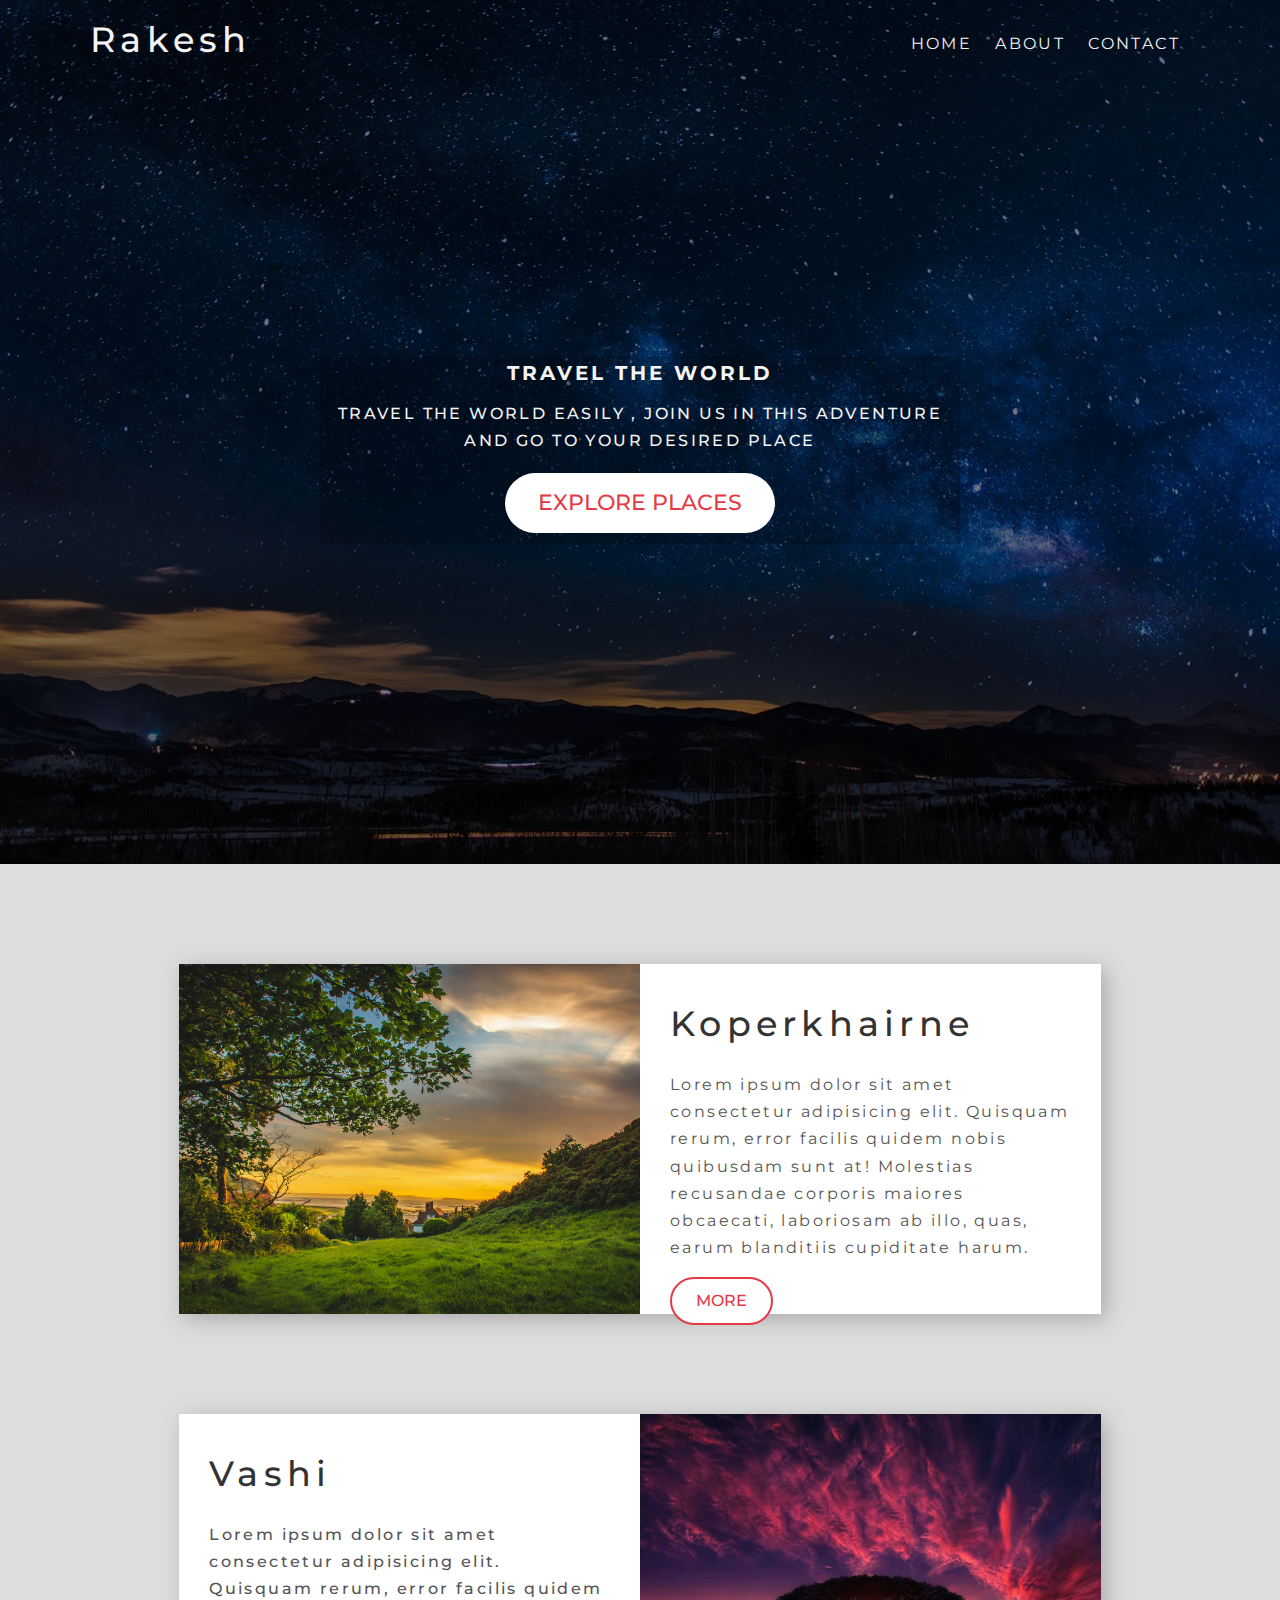
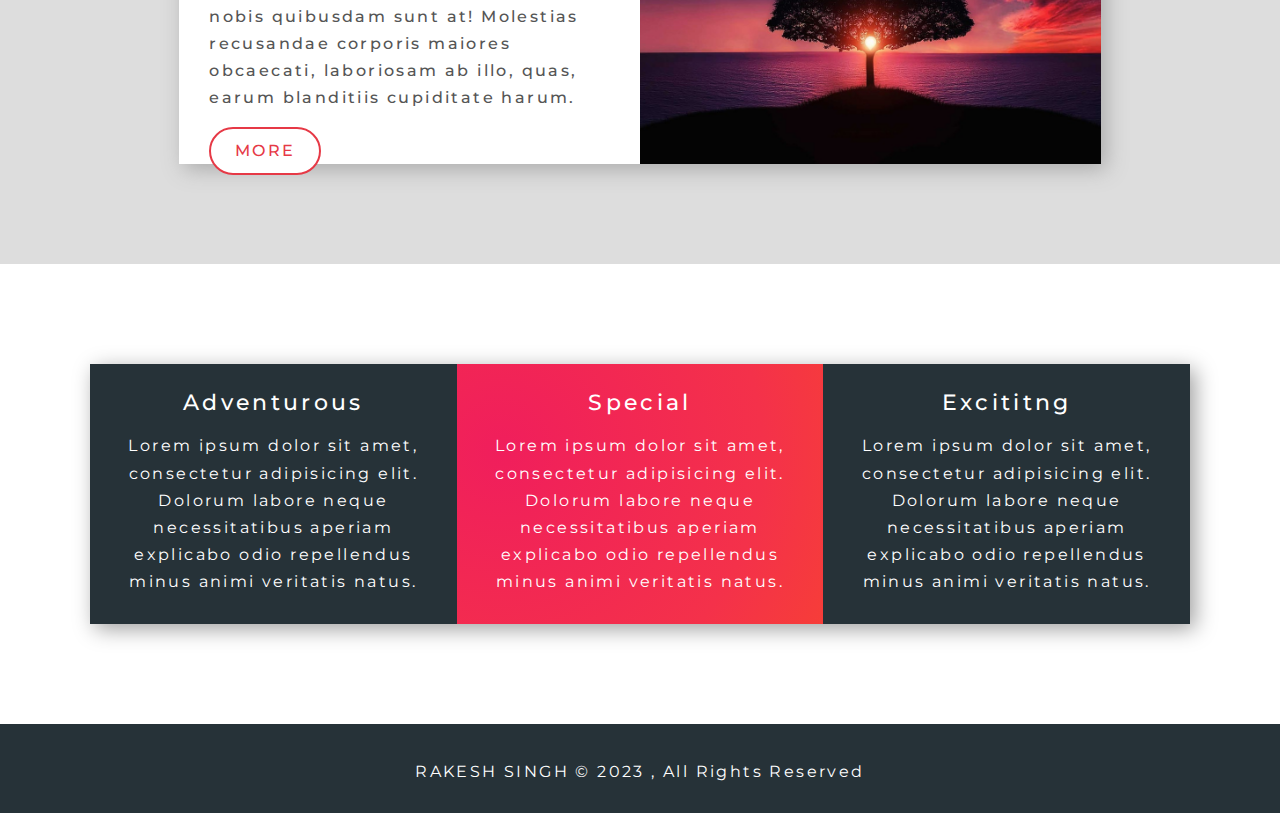
<file: Travelling site/index.html>
<!DOCTYPE html>
<html lang="en">
  <head>
    <meta charset="UTF-8" />
    <meta http-equiv="X-UA-Compatible" content="IE=edge" />
    <meta name="viewport" content="width=device-width, initial-scale=1.0" />
    <title>Welcome to my site</title>
    <link
      rel="stylesheet"
      href="https://cdnjs.cloudflare.com/ajax/libs/font-awesome/6.1.1/css/all.min.css"
      integrity="sha512-KfkfwYDsLkIlwQp6LFnl8zNdLGxu9YAA1QvwINks4PhcElQSvqcyVLLD9aMhXd13uQjoXtEKNosOWaZqXgel0g=="
      crossorigin="anonymous"
      referrerpolicy="no-referrer"
    />
    <link rel="stylesheet" href="./css/style.css" />
  </head>
  <body>
    <header class="header">
      <nav class="navbar">
        <div class="container">
          <h1 class="logo logo-h text-white">Rakesh</h1>
          <!-- imp    1> Add path to the links -->
          <ul class="nav-items">
            <li class="nav-item"><a href="./index.html">Home</a></li>
            <li class="nav-item"><a href="./about.html">About</a></li>
            <li class="nav-item"><a href="./contact.html">Contact</a></li>
          </ul>
        </div>
      </nav>

      <div class="header-content">
        <h1 class="h1-heading text-white">Travel the World</h1>
        <p class="text-white">
          Travel the world easily , join us in this adventure and go to your desired place
        </p>
        <!-- r    I used id to link the explore button on the 1st page to go to 2nd page -->
        <a href="#explore" class="btn btn-primary text-red md-heading"
          >Explore places</a
        >
      </div>
    </header>
    <!-- see    Here id explore is used This method is used to directly go to desired page ,
      So now i know why URL's show # when we click on a button-->

    <section class="showcase" id="explore">
      <div class="container">
        <div class="row row1">
          <div class="imgbox">
            <img src="./img/showcase-photo3.jpg" alt="DEsc" />
          </div>

          <div class="textbox">
            <h2 class="logo-h text-black">Koperkhairne</h2>
            <p class="text-grey">
              Lorem ipsum dolor sit amet consectetur adipisicing elit. Quisquam
              rerum, error facilis quidem nobis quibusdam sunt at! Molestias
              recusandae corporis maiores obcaecati, laboriosam ab illo, quas,
              earum blanditiis cupiditate harum.
            </p>
            <a href="./about.html" class="btn btn_secondary">More</a>
          </div>
        </div>
        <div class="row row2">
          <div class="imgbox">
            <img src="./img/showcase-photo1.jpg" alt="DEsc" />
          </div>
          <div class="textbox">
            <h2 class="logo-h text-black">Vashi<h2>
            <p class="text-grey">
              Lorem ipsum dolor sit amet consectetur adipisicing elit. Quisquam
              rerum, error facilis quidem nobis quibusdam sunt at! Molestias
              recusandae corporis maiores obcaecati, laboriosam ab illo, quas,
              earum blanditiis cupiditate harum.
            </p>
            <a href="./about.html" class="btn btn_secondary">More</a>
          </div>
        </div>
      </div>
    </section>

    <section class="features">
      <div class="container">
        <div class="boxes">
          <div class="box box1">
            <i class="fa-solid fa-route fa-2x text-red"></i>
            <h2 class="md-heading">Adventurous</h2>
            <p>
              Lorem ipsum dolor sit amet, consectetur adipisicing elit. Dolorum
              labore neque necessitatibus aperiam explicabo odio repellendus
              minus animi veritatis natus.
            </p>
          </div>
          <div class="box box2">
            <i class="fa-solid fa-map fa-2x"></i>

            <h2 class="md-heading">Special</h2>
            <p>
              Lorem ipsum dolor sit amet, consectetur adipisicing elit. Dolorum
              labore neque necessitatibus aperiam explicabo odio repellendus
              minus animi veritatis natus.
            </p>
          </div>
          <div class="box box3">
            <i class="fa-solid fa-route fa-2x text-red"></i>
            <h2 class="md-heading">Excititng</h2>
            <p>
              Lorem ipsum dolor sit amet, consectetur adipisicing elit. Dolorum
              labore neque necessitatibus aperiam explicabo odio repellendus
              minus animi veritatis natus.
            </p>
          </div>
        </div>
      </div>
    </section>

    <footer class="footer">
      <div class="social-media">
        <i class="fab fa-facebook fa-4x"></i>
        <i class="fab fa-twitter fa-4x"></i>
        <i class="fab fa-instagram fa-4x"></i>
        <p>RAKESH SINGH &copy 2023 , All Rights Reserved</p>
      </div>
    </footer>
  </body>
</html>
</file>
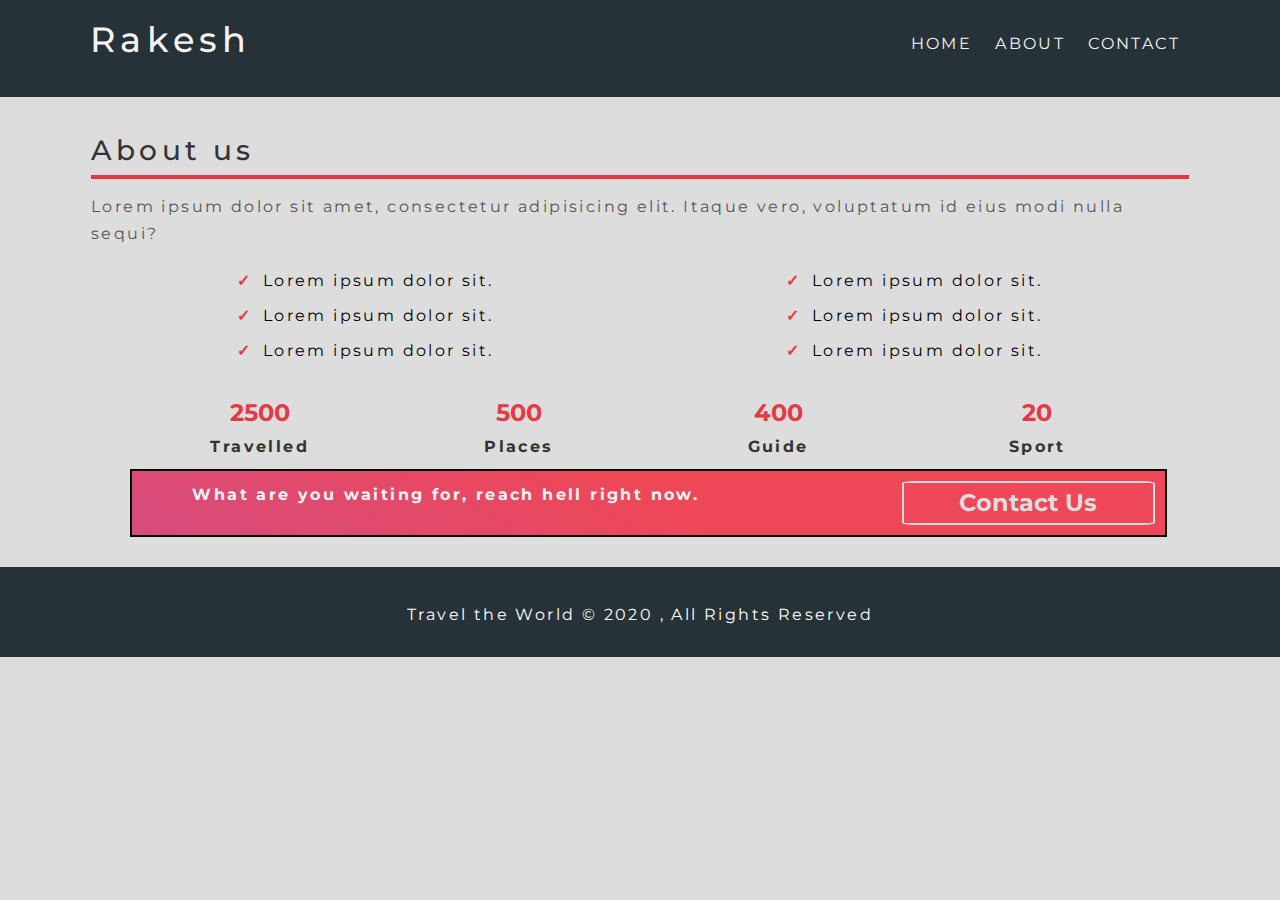
<file: Travelling site/about.html>
<!DOCTYPE html>
<html lang="en">
    <head>
        <meta charset="UTF-8" />
        <meta http-equiv="X-UA-Compatible" content="IE=edge" />
        <meta name="viewport" content="width=device-width, initial-scale=1.0" />
        <title>Travel the World | About</title>
        <link
          rel="stylesheet"
          href="https://cdnjs.cloudflare.com/ajax/libs/font-awesome/6.1.1/css/all.min.css"
          integrity="sha512-KfkfwYDsLkIlwQp6LFnl8zNdLGxu9YAA1QvwINks4PhcElQSvqcyVLLD9aMhXd13uQjoXtEKNosOWaZqXgel0g=="
          crossorigin="anonymous"
          referrerpolicy="no-referrer"
        />
        <link rel="stylesheet" href="./css/style.css" />
      </head>
<body>

    <nav class="navbar bg-dark">
        <div class="container">
          <h1 class="logo logo-h text-white">Rakesh</h1>
          <!-- imp    1> Add path to the links -->
          <ul class="nav-items">
            <li class="nav-item"><a href="./index.html">Home</a></li>
            <li class="nav-item"><a href="./about.html">About</a></li>
            <li class="nav-item"><a href="./contact.html">Contact</a></li>
          </ul>
        </div>
      </nav>

     <section class="about">
         <div class="container">
           <h2 class="lg-heading text-black about-heading">About us</h2>
           <p class="text-grey">Lorem ipsum dolor sit amet, consectetur adipisicing elit. Itaque vero, voluptatum id eius modi nulla sequi?</p>
           <div class="about-wrapper">
            <div class="left">
              <ul>
                <li>Lorem ipsum dolor sit.</li>
                <li>Lorem ipsum dolor sit.</li>
                <li>Lorem ipsum dolor sit.</li>
              </ul>
            </div>
            <div class="right">   <ul>
              <li>Lorem ipsum dolor sit.</li>
              <li>Lorem ipsum dolor sit.</li>
              <li>Lorem ipsum dolor sit.</li>
            </ul></div>
         
           </div>
       </div>
        
       <div class="count">
        <div class="count-item item-1">
          <span>2500</span>
          <p>Travelled</p>
        </div>
        <div class="count-item item-2">
          <span>500</span>
          <p>Places</p>
        </div>
        <div class="count-item item-3">
          <span>400</span>
          <p>Guide</p>
        </div>
        <div class="count-item item-4">
          <span>20</span>
          <p>Sport</p>
        </div>
       </div>

       <div class="banner">
        <div class="banner-left">
          <p>What are you waiting for, reach hell right now.</p>

        </div>
        <div class="banner-right">
          <a href="contact.html" class="btn-cna">Contact Us</a>

        </div>
       </div>

     </section>

     <footer class="footer">
      <div class="social-media">
        <i class="fab fa-facebook fa-4x"></i>
        <i class="fab fa-twitter fa-4x"></i>
        <i class="fab fa-instagram fa-4x"></i>
        <p>Travel the World &copy 2020 , All Rights Reserved</p>
      </div>
    </footer>
</body>
</html>
</file>
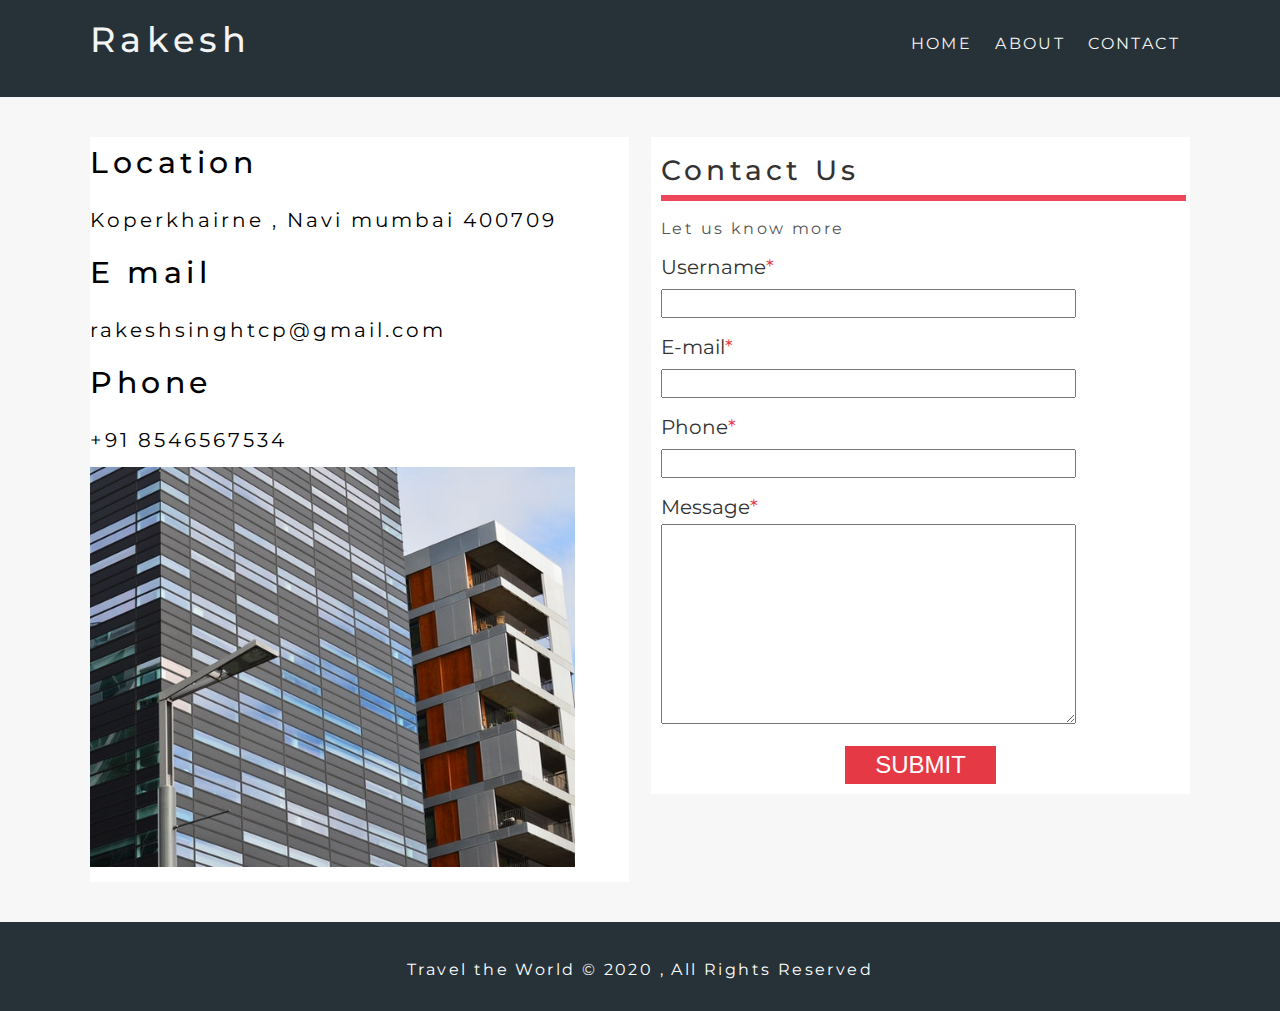
<file: Travelling site/contact.html>
<!DOCTYPE html>
<html lang="en">
  <head>
    <meta charset="UTF-8" />
    <meta http-equiv="X-UA-Compatible" content="IE=edge" />
    <meta name="viewport" content="width=device-width, initial-scale=1.0" />
    <title>Travel the World | Contact</title>
    <link
      rel="stylesheet"
      href="https://cdnjs.cloudflare.com/ajax/libs/font-awesome/6.1.1/css/all.min.css"
      integrity="sha512-KfkfwYDsLkIlwQp6LFnl8zNdLGxu9YAA1QvwINks4PhcElQSvqcyVLLD9aMhXd13uQjoXtEKNosOWaZqXgel0g=="
      crossorigin="anonymous"
      referrerpolicy="no-referrer"
    />
    <link rel="stylesheet" href="./css/style.css" />
  </head>
  <body>
    <nav class="navbar bg-dark">
      <div class="container">
        <h1 class="logo logo-h text-white">Rakesh</h1>
        <!-- imp    1> Add path to the links -->
        <ul class="nav-items">
          <li class="nav-item"><a href="./index.html">Home</a></li>
          <li class="nav-item"><a href="./about.html">About</a></li>
          <li class="nav-item"><a href="./contact.html">Contact</a></li>
        </ul>
      </div>
    </nav>

    <section class="contact-form">
      <div class="container">
        <div class="form-wrap">
          <!-- imp     Make sure u place the div not inside form as it will collapse and u wont get desired result -->
          <div class="company-add lg-heading">
            <div class="add-box">
              <div class="add-grp">
                <i class="fa-solid fa-location-dot text-red fa-2x"> </i>
                <h3>Location</h3>
                <p class="md-heading">Koperkhairne , Navi mumbai 400709</p>
              </div>

              <div class="add-grp">
                <i class="fa-solid fa-envelope text-red fa-2x"> </i>
                <h3>E mail</h3>
                <p class="md-heading">rakeshsinghtcp@gmail.com</p>
              </div>

              <div class="add-grp">
                <i class="fa-solid fa-square-phone text-red fa-2x"> </i>
                <h3>Phone</h3>
                <p class="md-heading">+91 8546567534</p>
              </div>

              <!-- imp    For now this image is misfit -->
              <img src="./img/company-img.jpg" alt="Company image" />
            </div>
          </div>

          <form action="" class="form lg-heading text-black">
            <h1 class="h11 lg-heading text-black">Contact Us</h1>
            <p class="text-grey">Let us know more</p>
            <div class="form-grp">
            <label for="username">Username</label>
            <input type="text" name="" id="username" required>
            </div>
            <div class="form-grp">
            <label for="mail">E-mail</label>
            <input type="email" name="" id="mail" required>
            </div>
            <div class="form-grp">
            <label for="phone">Phone</label>
            <input type="text" name="" id="phone" required>
            </div>
            <div class="form-grp">
            <label for="message">Message</label>
            <!-- imp    Text area required to be       closed -->
            <!--                                          ↓  -->
            <textarea name="" id="message" required> </textarea>
            </div>
            <button type="submit" class="form-btn">Submit</button>
          </form>
        </div>
      </div>
    </section>

    <footer class="footer">
        <div class="social-media">
          <i class="fab fa-facebook fa-4x"></i>
          <i class="fab fa-twitter fa-4x"></i>
          <i class="fab fa-instagram fa-4x"></i>
          <p>Travel the World &copy 2020 , All Rights Reserved</p>
        </div>
      </footer>

  </body>
</html>
</file>
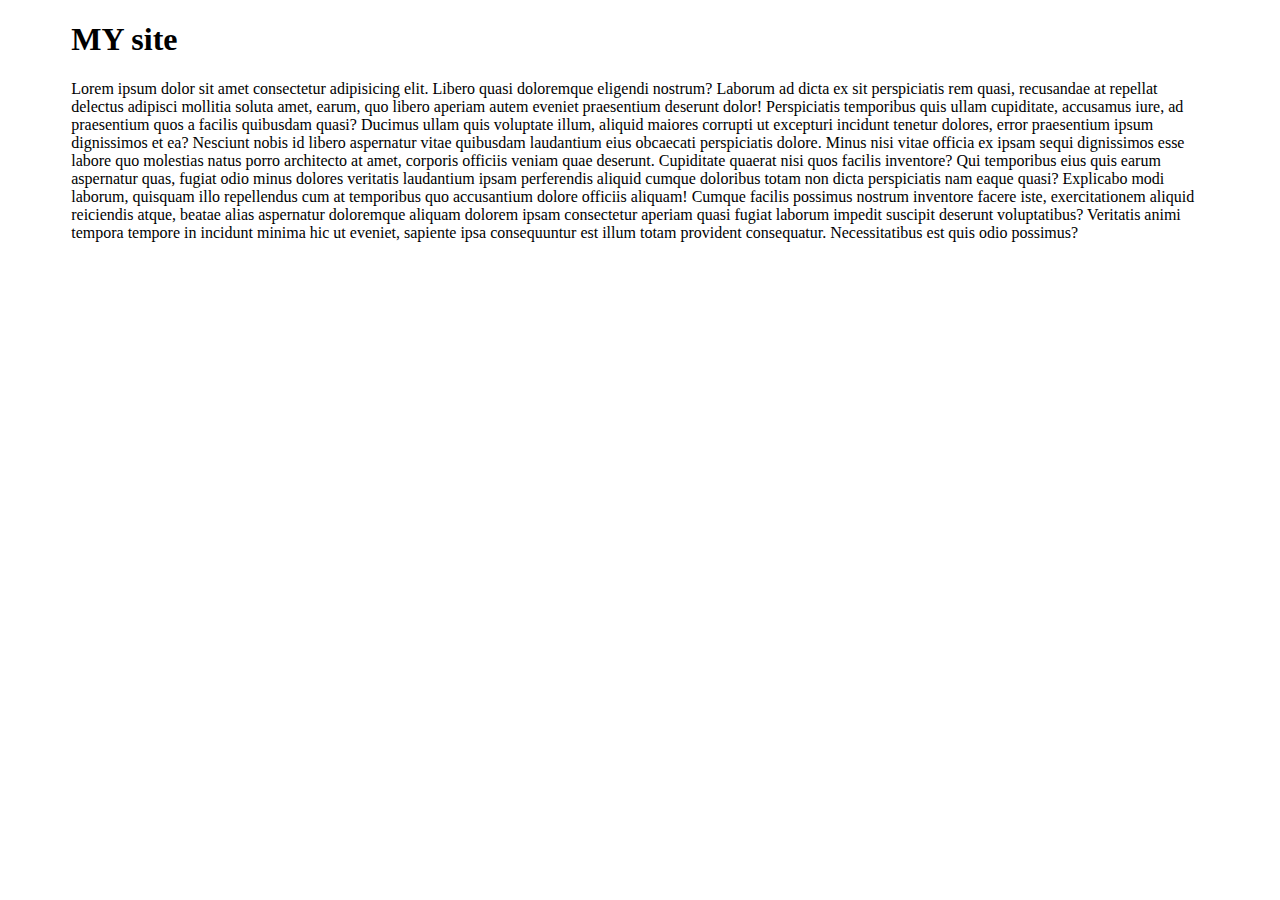
<file: Travelling site/test-container.html>
<!DOCTYPE html>
<html lang="en">
<head>
    <meta charset="UTF-8">
    <meta http-equiv="X-UA-Compatible" content="IE=edge">
    <meta name="viewport" content="width=device-width, initial-scale=1.0">
    <title>Mysite</title>
    <style>
        .container{
    max-width: 1200px;
    /* use width becoz it helps when someone resize the windows it shrinks and spaces get destroyed */
    /* but with these width it wont */
    width: 90%;
    margin: 0 auto;
}
    </style>
</head>
<body>
    <div class="container">
        <h1>MY site</h1>
        <p>Lorem ipsum dolor sit amet consectetur adipisicing elit. Libero quasi doloremque eligendi nostrum? Laborum ad dicta ex sit perspiciatis rem quasi, recusandae at repellat delectus adipisci mollitia soluta amet, earum, quo libero aperiam autem eveniet praesentium deserunt dolor! Perspiciatis temporibus quis ullam cupiditate, accusamus iure, ad praesentium quos a facilis quibusdam quasi? Ducimus ullam quis voluptate illum, aliquid maiores corrupti ut excepturi incidunt tenetur dolores, error praesentium ipsum dignissimos et ea? Nesciunt nobis id libero aspernatur vitae quibusdam laudantium eius obcaecati perspiciatis dolore. Minus nisi vitae officia ex ipsam sequi dignissimos esse labore quo molestias natus porro architecto at amet, corporis officiis veniam quae deserunt. Cupiditate quaerat nisi quos facilis inventore? Qui temporibus eius quis earum aspernatur quas, fugiat odio minus dolores veritatis laudantium ipsam perferendis aliquid cumque doloribus totam non dicta perspiciatis nam eaque quasi? Explicabo modi laborum, quisquam illo repellendus cum at temporibus quo accusantium dolore officiis aliquam! Cumque facilis possimus nostrum inventore facere iste, exercitationem aliquid reiciendis atque, beatae alias aspernatur doloremque aliquam dolorem ipsam consectetur aperiam quasi fugiat laborum impedit suscipit deserunt voluptatibus? Veritatis animi tempora tempore in incidunt minima hic ut eveniet, sapiente ipsa consequuntur est illum totam provident consequatur. Necessitatibus est quis odio possimus?</p>
    </div>
</body>
</html>
</file>
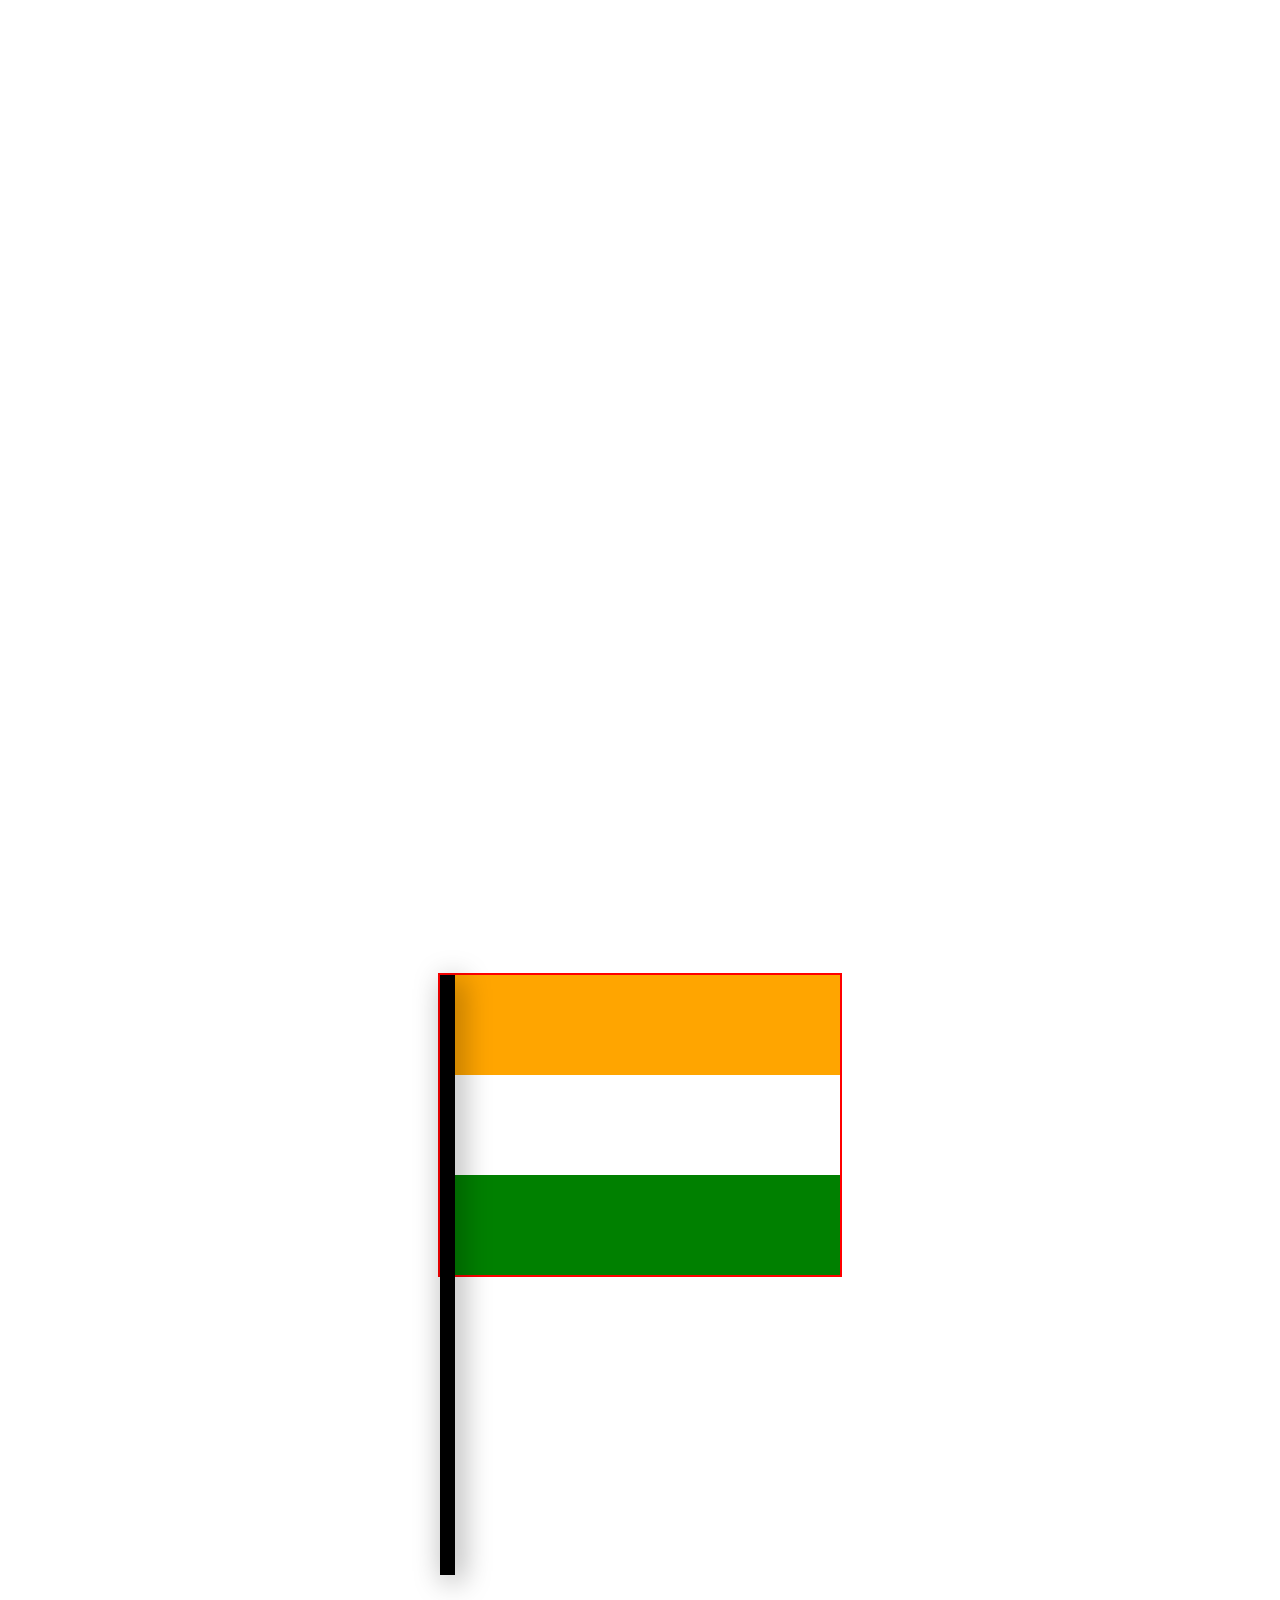
<file: Travelling site/css/flag.html>
<!DOCTYPE html>
<html lang="en">
<head>
    <meta charset="UTF-8">
    <meta http-equiv="X-UA-Compatible" content="IE=edge">
    <meta name="viewport" content="width=device-width, initial-scale=1.0">
    <title></title>
    <link rel="stylesheet" href="./flag.css">
</head>
<body>
    <div class="flag"></div>
</body>
</html>
</file>
<file: Travelling site/css/style.css>
@import url('https://fonts.googleapis.com/css2?family=Montserrat:wght@300;400;500;700&family=Roboto:wght@300&display=swap');

*{
    margin: 0px;
    padding: 0px;
    box-sizing: border-box;
}

/* ######################## HTML elements styling ######################### */

html{
    font-size: 62.5%;
}

body{
    font-family: 'Montserrat', sans-serif;
    line-height: 1.7;
    background: #ddd;

}

ul li{
    /* imp     i Use this to remove any time of prefixes such as roman numbers or discs , circles etc */
    list-style-type: none;
}

a{
    font-size: 1.6rem;
    /* see    it means  16px */
    text-decoration: none;
}

p,li{
    font-size: 1.6rem;
    margin-bottom: 0.5em;
    /* Q      em takes value from parent i,e 1.6rem */
    /*        So value will be half of 16px i.e 8px  */
    /*  we apply it becoz it adjust automatically in responsive websites */
    letter-spacing: 0.15em;
}

h1,h2,h3{
    margin-bottom: 0.5em;
    letter-spacing: 0.15em;
    font-weight: 500;
}

/* ######################## Utility classes ######################### */

/* imp    Use this container to center all texts and elements at once */
.container{
    max-width: 1100px;
    /* use width becoz it helps when someone resize the windows it shrinks and spaces get destroyed 
     but with these width it wont */
    width: 90%;
    margin: 0 auto;
} 

.logo-h{
    font-size: 3.5rem ;

}

.lg-heading{
    font-size: 2.8rem;

}
.md-heading{
    font-size: 2.2rem;
}

.text-red{
    color: #e63946;
}
.text-white{
    color: #f4f4f4;
}
.text-grey{
    color: #555555;
}
.text-black{
    color: #333;
}

.btn{
    display: inline-block;
    padding: 0.5em 1.5em;
    font-weight: 500;
    text-transform: uppercase;
    margin: 0.5em 0;
}

.btn-primary{
    background-color: #fff;
    border-radius: 10em;
}

.btn_secondary{
    border-radius: 1.5em;
    border: 2px solid #e63946;
    color: #e63946;
    background-color: #fff;

    /* margin-right: 30em;
    margin-bottom: 3rem; */
}

.bg-dark{
    background-color: #263238;
    /* imp      When defining the about u will see that the CSS content is not fully activated */
    /* reason is AND selector  i use .header .navbar to define them , but removing header will fix all
    From line 138 onwards removing all .header class */

    /* Make sure u use clear else it wont be styled becoz in previous we used it */

    /* Go to line .navbar::after{ 190 to understand more */
}



/* ######################## Header elements styling ######################### */


/* Select header according to class */
.header{ 
    height: 96vh;
    /* border: 20px solid green; */
    /* imp   These are use to center the image properly */

    background: linear-gradient(rgba(0,0,0,0.5),rgba(0,0,0,0.5)) , url('../img/header-image2.jpg');
    /* The linear-gradient() CSS function creates an image consisting of a progressive transition between two or more colors along a straight line. Its result is an object of the <gradient> data type, which is a special kind of <image>. */
    
    background-position: center;
/* https://developer.mozilla.org/en-US/docs/Web/CSS/background-position#try_it     */
    /* The background-position CSS property sets the initial position for each background image. The position is relative to the position layer set by background-origin. */

    background-size: cover;
    /* see      #op By default CSS repeats the images in background url , it locks the ratio for the img so zoom in wont happen  */
    /* The background-size CSS property sets the size of the element's background image. The image can be left to its natural size, stretched, or constrained to fit the available space. */
    /* what cover this it make sure the img is fit inside the ratio of the screen*/


    background-repeat: no-repeat;
    /* It doesnt repeat the object images resulting to no repeats  */


}


/* .header .navbar{ */
.navbar {
    /* border: 2px solid white;  */
    padding: 1rem;
    
}


/* .header .navbar .logo{ */
 .navbar .logo{
    float: left;
}
/* imp   3rd step margin and padding is applied to below 2 elements */
/* .header .navbar .nav-items{ */
 .navbar .nav-items{
    float: right;
    margin-top: 1rem;

}


/* .header .navbar .nav-item{ */
 .navbar .nav-item{
    display: inline-block;
    padding: 1rem;
    /* r       To make all characters upper,lowercase */
    text-transform: uppercase;
}

/* .header .navbar a:link,
.header .navbar a:visited */
 .navbar a:link,
 .navbar a:visited
{
    color: #f4f4f4;
}

/* .header .navbar a:hover{ */
 .navbar a:hover{
    border-bottom: 1px solid white;
    text-decoration: none;
    
}
.navbar a{
    padding-bottom: 0.4rem;
}

.navbar::after{
    content: "";
    display: block;
    clear: both;
} 

.about{
    padding: 3rem;
}
.about-heading{
    /* border-bottom: 3px solid red; */
    /* padding: 5rem; */
    border-bottom: 4px solid #e63946;
    /* display: inline; */
    /* imp    U can control the width of the line using this width */
    /* width: 300px; */

}



/* ##########################   Header main content ##################### */

/* imp    Centering the main button  */
/* Give position absolute to those elements u want to center */
/* and give position relative with respest to header */
.header-content{
    /* border: 2px solid white; */
    position: absolute;
    top: 50%;
    left: 50%;
    text-align: center;

    /* I use this transform property to center the header-content */
    /* Consider it as we have already given top and left 50% so what we are doing is grabbing and pasting it in the center */
    /*  */
    transform: translate(-50%,-50%);
    background: linear-gradient(rgba(0,0,0,0.2),rgba(0,0,0,0.2)) 
}

.header-content h1{
    text-transform: uppercase;
    font-weight: 700;
}
.header-content p{
    text-transform: uppercase;
    font-weight: 500;
}

/* ##########################   Showcase style Styling content ##################### */

.showcase{
    background: #ddd;
    color: #ddd;
    /* width: 100vw; */
    max-width: 1200px; 
    max-width: 1200px; 
    padding: 10rem 0;
}

.row{
    /* We have to increase the height now */
    height: 350px;
    /* border: 2px solid green; */
    background: #fff;

    /* imp       The CSS box-shadow property is used to apply one or more shadows to an element. */
    box-shadow: 5px 5px 20px 0px #aaa;
    /* box-shadow: 5px 5px blue, 10px 10px red, 15px 15px green; */

}

.row1{
    margin-bottom: 10rem;
}

.row1 .imgbox , .row2 .textbox{
    float:left;
    width: 50%;
}

.row2 .imgbox , .row1 .textbox{
    float:right;
    width: 50%;
}

/* fix      For understanding only  */
.row .imgbox{
    /* border: 2px solid red; */
    height: 100%;
}

.row .textbox{
    /* border: 2px solid blue; */
    height: 50%;
    padding: 3rem;
}

 .row1 .imgbox img{
    display: inline-block;
    width: 100%;
    height: 100%;
    /* imp    Use the below line to make the aspect ratio same for responsive else when resizing it will create a issue */
    object-fit:cover;
}

.row2 .imgbox img{
    display: inline-block;
    width: 100%;
    height: 100%;
    /* imp    Use the below line to make the aspect ratio same for responsive else when resizing it will create a issue */
    object-fit:cover;
}

/* .row::after{
    content: '';
    display: block;
    clear: both;
} */


.showcase{
     /* position: absolute;
     top: 100%; 
    left: 10%;
    right: 10%; */
    /* text-align: center;  */
    /* border-inline: 20px; */
    /* outline: none; */
     max-width: 1200px; 
     /* use width becoz it helps when someone resize the windows it shrinks and spaces get destroyed 
     but with these width it wont  */
    width: 80vw;
    margin: 0 auto;
}


/* ##########################   Features style Styling content ##################### */

.features{
    padding: 10rem 0;

    /* see    */
    /* r     When we inlcude .features it change the whole colour so make sure to use proper classes    */
    background-color: white;
}
.boxes{
    /* color: white; */
    /* border: 5px solid green; */
    /* width: 100vw; */
    /* display: block; */
    box-shadow: 5px 5px 20px 0px rgba(0, 0, 0, 0.377);
  
}

.box1{
    width: 30%;
    float: left;
    background-color: #263238;
    color: #fff;
    /* padding: 20px; */
}
.box2{
    width: 30%;
    float: left;
    background-image: radial-gradient( circle 860px at 11.8% 33.5%,  rgba(240,30,92,1) 0%, rgba(244,49,74,1) 30.5%, rgba(249,75,37,1) 56.1%, rgba(250,88,19,1) 75.6%, rgba(253,102,2,1) 100.2% );    /* padding: 20px; */
    color: #fff;
}
.box3{
    width: 30%;
    float: left;
    background-color: #263238;
    color: #fff;
    /* padding: 20px; */
}


.box{
    width: 33.3333%;
    float: left;
    /* border: 2px solid black;  */
    padding: 2rem;
    text-align: center;
}


.boxes::after{
        content: "";
        display: block;
        clear: both;
}

/* ##########################   Footer style Styling content ##################### */

.footer{
    background-color: #263238;
    color: #fff;
    text-align: center;
    /* letter-spacing: 3ch; 
     padding-top: 5px; 
     width: 10vw;
     height: 10vh;
     border: 5px solid green; */
    padding: 2rem;
    font-size: smaller;
}

.social-media i{
    margin: 2rem;
}

/* ##########################   About-wrapper style Styling content ##################### */

.about-wrapper{
    margin-top: 2rem;
    /* border: 2px solid green; */
    text-align: center;
}
.about-wrapper .left{
    float: left;
    width: 50%;
}

.about-wrapper .right{
    float: left;
    width: 50%;
}

.about-wrapper::after{
    content: '';
    display: block;
    clear: both;
}

.about-wrapper li::before{
    content: '\2713';
    color: #e63946;
    font-weight: bold;
    padding-right: 1rem;
}

/* ##########################   count style Styling content ##################### */

.count span{
    font-weight: bold;
    font-size: x-large;
    color: #e63946;
}

.count{
    /* border: 2px solid green; */
    margin-top: 2rem;
    margin-left: 10rem;
    width: 85%;
}

.count-item{
        float: left;
        /* r   in this case there is no need of width as width will cause count items
        to be shift to down but i want it on left */
    /* border: 2px solid black; */
        
        width: 25%;
        text-align: center;

    /* margin-right: 1rem; */
}

.count::after{
    content: '';
    display: block;
    clear: both;
}

.count-item p{
    font-weight:700;
    color: #333;
}

/* ###########################################   Contact us style Styling content ########################################################### */

.count{
    /* border: 2px solid green; */
    margin-top: 2rem;
    margin-left: 10rem;
    /* width: 85%; */
}

.count-item{
        float: left;
        /* r   in this case there is no need of width as width will cause count items
        to be shift to down but i want it on left */
    /* border: 2px solid black; */
        
        width: 25%;
        text-align: center;

    /* margin-right: 1rem; */
}

.count::after{
    content: '';
    display: block;
    clear: both;
}

.count-item p{
    font-weight:700;
    color: #333;
}

.count{
    /* border: 2px solid green; */
    margin-top: 2rem;
    margin-left: 10rem;
    width: 85%;
}

.count-item{
        float: left;
        /* r   in this case there is no need of width as width will cause count items
        to be shift to down but i want it on left */
    /* border: 2px solid black; */
        
        width: 25%;
        text-align: center;

    /* margin-right: 1rem; */
}

.count::after{
    content: '';
    display: block;
    clear: both;
}

.count-item p{
    font-weight:700;
    color: #333;
}

.banner{
    /* float: left; */
    /* r   in this case there is no need of width as width will cause count items
    to be shift to down but i want it on left */
border: 2px solid black;
    width: 85%;
    text-align: center;
    margin-left: 10rem;
    padding: rem;
    padding: 1rem;
    color: #f4f4f4;
    font-weight: bold;
    background: linear-gradient( 25deg,#d64c7f,#ee4758 50%);    /* padding: 20px; */

}

.banner-left{
    float: left;
    width: 60%;
}
.banner-right a{
    float: right;
    border: 2px solid #ddd;

    /* text-align: center; */
    /* padding-left: 2rem; */
    /* margin-left: 27rem; */
    width: 25%;
    /* margin: 1rem; */
     font-weight: 700;
    font-size: x-large;
    border-radius: 5%; 
    color: #ddd;
}
.banner::after{
content: '';
display: block;
clear: both;
}



/* ##########################   Contact Page style Styling content ##################### */
.contact-form{
    padding: 4rem 0;
    
    /* margin: 5rem; */
    /* font-size: 2rem; */
    background: #f7f7f7;
}

/* .form-wrap{
    /* border: 3px solid red; 
}*/


/* imp    Here we will make them float left and right */
/* imp     */
.form-wrap .company-add{
    /* border: 3px solid black; */
    background: #fff;
    float: left;
    /* font-size: 2; */
    /* height: 500px; */

    width: 49%;
    /* padding: 1rem; */
}

.form-wrap .form{
    /* height: 500px; */
    font-size: 2rem;
    /* border: 3px solid green; */
    background: #fff;
    float: right;
    width: 49%;
    padding: 1rem;
    /* text-align: right; */
}

/* .add-box{
    /* margin: 1rem; 

} */
/* .form-wrap .add-box i{ */
    /* display: inline-block; */
    /* margin: 1rem; */
    /* padding: 1rem; */

/* } */
.company-add .add-box h3{
    display:inline-block;
    font-size: 3rem;

}
.company-add .add-box p{
    /* display:inline-block; */
    font-size: 2rem;

}
.form-wrap::after{
    content: '';
    display: block;
    clear: both;
    }

/* ##########################   Contact Page Address style Styling content ##################### */
.add-grp{
    margin-bottom: 1rem;
}

.add-box img{
    max-width: 90%;
    min-height: 40rem;
    object-fit: cover;
    object-position: right;
}

/* ##########################   Form style Styling content ##################### */

/* .form .form-grp{
    font-size: 1.6rem;
    background: #fff;
    border: 4px solid green;
    width: 50%;
    float: right;
} */

.form-grp{
    content: '';
    clear: both;
    display: block;
}

.form h1::after{
    /* border-bottom: #d64c7f; */
    content: '';
    display: block;
    border: 3px solid #ee4758;
    width: 100%;
}

.form label{
    display: block;
}

.form input{
    padding: 0.5rem ;
    width: 80%;
}

.form .form-grp{
    margin-bottom: 1.2rem;
}

.form label::after{
    content: '* ';
    color: #e63946;

    /* display: block; */
}

.form textarea{
    width: 80%;
    height: 200px;
    padding: 2rem;
}

.form-btn{
    display: block;
    /* font-size: 2rem; */
    margin: 0 auto;
    padding: 0.5rem 3rem ;
    font-size: 1.2rem;
    text-transform: uppercase;
    background: #e63946;
    color: #fff;
    outline: none;
    cursor: pointer;
    border: none;
}

.form button{
    font-size: larger;
}

/* .add-grp{ */
    /* font-size: 2rem; */
/* } */


/* ##########################   Media queries Styling content ##################### */


@media (max-width: 500px){
    html{
        font-size: 50%; /* imp     Half of 16px */

    }
    .navbar .nav-items , .navbar ,.logo{
        float: none;
        text-align: center;
        display: block;
        width: 100%;
    }

    p{
        font-size: 1.8rem;
        width:100%;
    }

    /* to hide the main heading */
    .header-content .h1-heading{
        display: none;
    }
    .showcase .row{
       height: auto;
       width: 100%;
    }

    /* r    Now we need to make the 2nd page responsive */
    .row .imgbox , .row .textbox{
        float: none;
        text-align: center;
        /* display: block; */
        width: 100%;
    }

    .features .box{
        float: none;
        width: 100%;
        text-align: center;
    }

    .features .box2,
    .features .box3{
            margin-top: 5rem;
    }

    .boxes{
        box-shadow: none;
    }

    .banner , .banner-left ,
      .banner-right .btn-cna
     {
        margin-left: auto;
        float: none;
        width: 100%;
        text-align: center;
    }
    .count{
        margin-left: 5rem;
    }
    .form-wrap .company-add{
        margin-left: auto;
        float: none;
        width: 100%;
        height: auto;
        margin-bottom: 5rem;
        /* text-align: center; */
    }
    .form-wrap .form{
        margin-left: auto;
        float: none;
        width: 100%;
        height: auto;
    }
    .contact-form h3{
        font-size: 50%;
    }
}


/* see     Hamburger menu will be implemented in Flexbox project */

@media (min-width:501px) and (max-width:1200px) {
    .navbar .nav-items , .navbar ,.logo{
        float: none;
        text-align: center;
        display: block;
        width: 100%;
    }

    p{
        font-size: 1.8rem;
        width:100%;
    }

    /* to hide the main heading */
    .showcase .row{
       height: auto;
       width: 100%;
    }

    /* r    Now we need to make the 2nd page responsive */
    .row .imgbox , .row .textbox{
        float: none;
        text-align: center;
        /* display: block; */
        width: 100%;
    }

    .features .box{
        float: none;
        width: 100%;
        text-align: center;
    }

    .features .box2,
    .features .box3{
            margin-top: 5rem;
    }

    .boxes{
        box-shadow: none;
    }

    .banner , .banner-left ,
      .banner-right .btn-cna
     {
        margin-left: auto;
        float: none;
        width: 100%;
        text-align: center;
    }
    .count{
        margin-left: 5rem;
    }
    .form-wrap .company-add{
        margin-left: auto;
        float: none;
        width: 100%;
        height: auto;
        margin-bottom: 5rem;
        /* text-align: center; */
    }
    .form-wrap .form{
        margin-left: auto;
        float: none;
        width: 100%;
        height: auto;
    }
    .contact-form h3{
        font-size: 50%;
    }
}



























/* 
/* my mehnaat of count before watching video of count #27 banner html
.about-contact{
    margin-left: 10rem;
    margin-top: 1em;
    width: 85%;
    /* background-color: #e63946; 
    background-image: radial-gradient( circle 860px at 11.8% 33.5%,  rgba(240,30,92,1) 0%, rgba(244,49,74,1) 30.5%, rgba(249, 51, 37, 0.849) 56.1%);  

    color: #ddd;
    font-weight: bold;
    display: block;
    padding: 2rem;
}

.about-contact h3{
    text-align: right;
    display: block;
    padding-bottom:  ;
} */



/* .box1{
    width: 25%;   	        
     border: 4px solid red; 
    float: left;
    background-color: antiquewhite;
    padding: 20px;
} */








/* .header .navbar{
     width: 96vw; 
   border: 1px solid green;
   display: inline-block;
    text-align: center; 
   text-decoration: none;
} */



/* .logo{
    padding: 15px;
    margin-left: 200px;
} */
/* .header .navbar .nav-item{
    margin: 12px;
    padding-left: 1px;

    /* margin-right: 10px; 
} */
/* .nav-items{
    margin-right: 200px;
    text-decoration: none;
}

.header a{
    text-decoration: none;
}  */
</file>
<file: Travelling site/css/flag.css>
*{
    padding: 0;
    margin: 0;
}


body{
    display: flex;
    justify-content: center;
    align-items: center;
    /* background: #000; */
    min-height: 250vh;
    min-width: 100vw;
}

.flag{
    border: 2px solid red;
    width: 400px;
    height: 300px;
    position: relative;
    /* top: 30%; */
    /* border-top: 4px solid orange; */
    background: #ffffff;
   

}

.flag::before{
    content: '';
    height: 100%;
    width: 100%;
    position: absolute;
    /* top */
    /* bottom: 1%; */
    border-top: 100px solid orange;

    border-bottom: 100px solid green;
    box-sizing: border-box;

}

.flag::after{
    content: '';
    border-left: 15px solid black;
    height: 600px;
    /* width: 1%; */
    /* box-sizing: border-box; */
    position: absolute;
    /* margin-right: 50px; */
    /* box-shadow: 5px 5px blue, 10px 10px red, 15px 15px green; */
    box-shadow: 5px 5px 29px 1px rgba(0, 0, 0, 0.384);
    display: grid;
    justify-content: left;
    align-items: end;
    /* align-items: center; */


}
</file>
